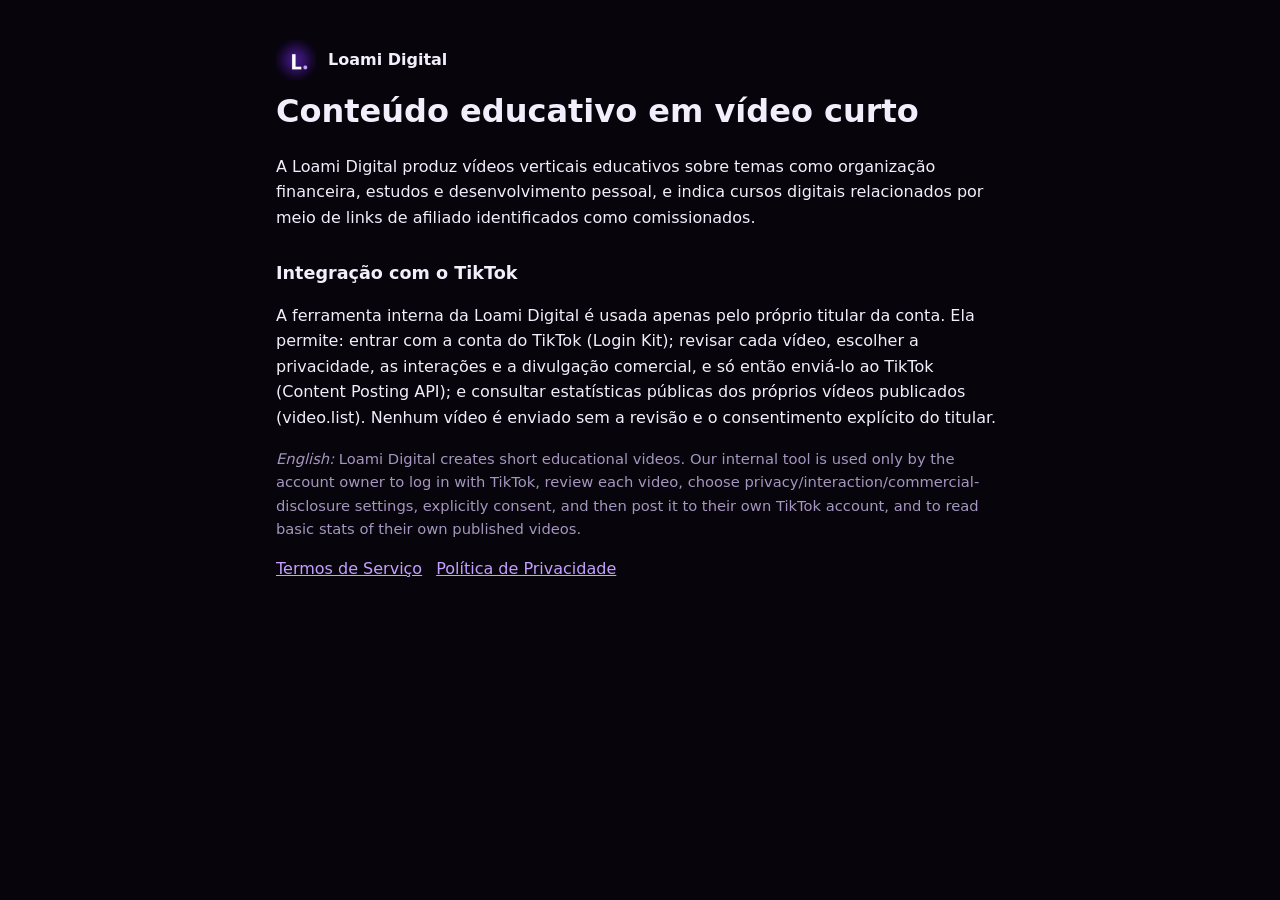
<file: index.html>
<!doctype html><html lang="pt-BR"><head><meta charset="utf-8"><meta name="viewport" content="width=device-width,initial-scale=1">
<title>Loami Digital</title><link rel="stylesheet" href="style.css"><link rel="icon" href="icon.png"></head><body><main>
<div class="brand"><img src="icon.png" alt="">Loami Digital</div>
<h1>Conteúdo educativo em vídeo curto</h1>
<p>A Loami Digital produz vídeos verticais educativos sobre temas como organização financeira, estudos e desenvolvimento pessoal,
e indica cursos digitais relacionados por meio de links de afiliado identificados como comissionados.</p>
<h2>Integração com o TikTok</h2>
<p>A ferramenta interna da Loami Digital é usada apenas pelo próprio titular da conta. Ela permite: entrar com a conta do TikTok
(Login Kit); revisar cada vídeo, escolher a privacidade, as interações e a divulgação comercial, e só então enviá-lo ao TikTok
(Content Posting API); e consultar estatísticas públicas dos próprios vídeos publicados (video.list). Nenhum vídeo é enviado sem
a revisão e o consentimento explícito do titular.</p>
<p class="muted"><em>English:</em> Loami Digital creates short educational videos. Our internal tool is used only by the account owner to log in
with TikTok, review each video, choose privacy/interaction/commercial-disclosure settings, explicitly consent, and then post it to
their own TikTok account, and to read basic stats of their own published videos.</p>
<nav><a href="termos.html">Termos de Serviço</a><a href="privacidade.html">Política de Privacidade</a></nav>
</main></body></html>
</file>
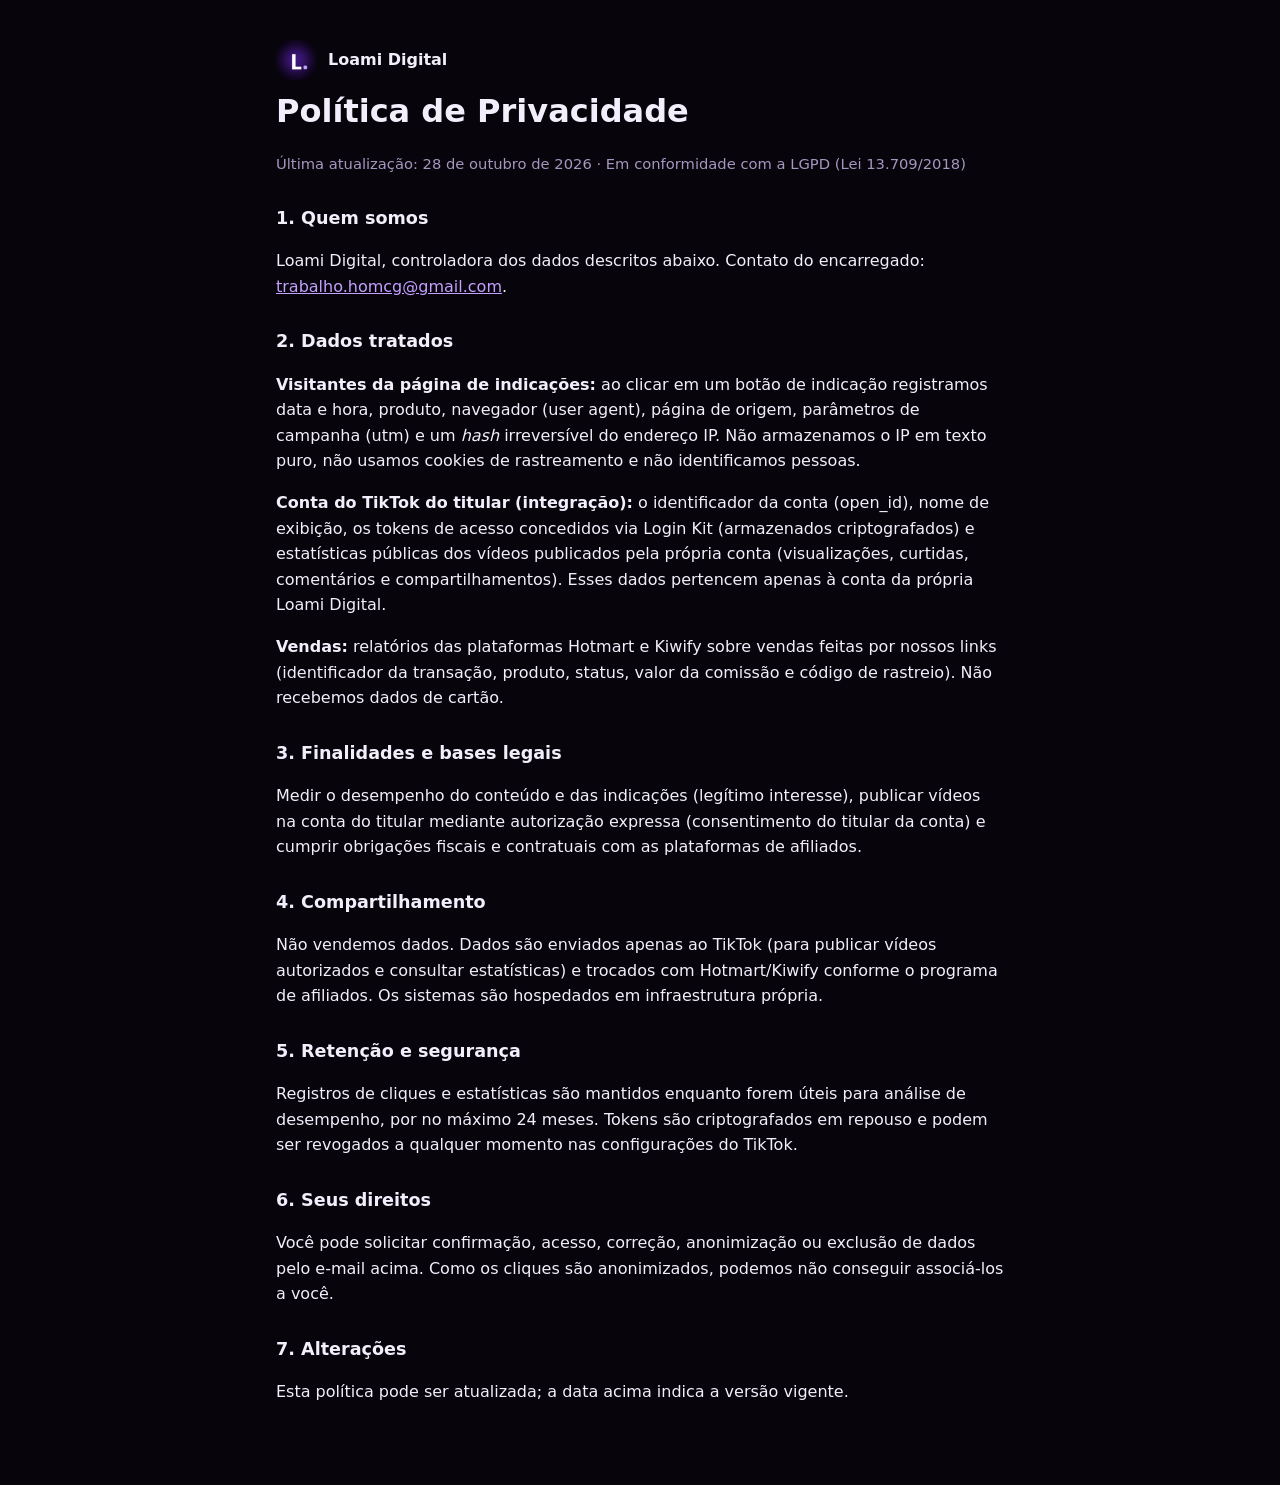
<file: privacidade.html>
<!doctype html><html lang="pt-BR"><head><meta charset="utf-8"><meta name="viewport" content="width=device-width,initial-scale=1">
<title>Política de Privacidade — Loami Digital</title><link rel="stylesheet" href="style.css"><link rel="icon" href="icon.png"></head><body><main>
<div class="brand"><img src="icon.png" alt=""><a href="index.html" style="color:inherit;text-decoration:none">Loami Digital</a></div>
<h1>Política de Privacidade</h1>
<p class="muted">Última atualização: 28 de outubro de 2026 · Em conformidade com a LGPD (Lei 13.709/2018)</p>

<h2>1. Quem somos</h2>
<p>Loami Digital, controladora dos dados descritos abaixo. Contato do encarregado: <a href="mailto:trabalho.homcg@gmail.com">trabalho.homcg@gmail.com</a>.</p>

<h2>2. Dados tratados</h2>
<p><strong>Visitantes da página de indicações:</strong> ao clicar em um botão de indicação registramos data e hora, produto, navegador
(user agent), página de origem, parâmetros de campanha (utm) e um <em>hash</em> irreversível do endereço IP. Não armazenamos o IP em
texto puro, não usamos cookies de rastreamento e não identificamos pessoas.</p>
<p><strong>Conta do TikTok do titular (integração):</strong> o identificador da conta (open_id), nome de exibição, os tokens de acesso
concedidos via Login Kit (armazenados criptografados) e estatísticas públicas dos vídeos publicados pela própria conta (visualizações,
curtidas, comentários e compartilhamentos). Esses dados pertencem apenas à conta da própria Loami Digital.</p>
<p><strong>Vendas:</strong> relatórios das plataformas Hotmart e Kiwify sobre vendas feitas por nossos links (identificador da transação,
produto, status, valor da comissão e código de rastreio). Não recebemos dados de cartão.</p>

<h2>3. Finalidades e bases legais</h2>
<p>Medir o desempenho do conteúdo e das indicações (legítimo interesse), publicar vídeos na conta do titular mediante autorização
expressa (consentimento do titular da conta) e cumprir obrigações fiscais e contratuais com as plataformas de afiliados.</p>

<h2>4. Compartilhamento</h2>
<p>Não vendemos dados. Dados são enviados apenas ao TikTok (para publicar vídeos autorizados e consultar estatísticas) e trocados com
Hotmart/Kiwify conforme o programa de afiliados. Os sistemas são hospedados em infraestrutura própria.</p>

<h2>5. Retenção e segurança</h2>
<p>Registros de cliques e estatísticas são mantidos enquanto forem úteis para análise de desempenho, por no máximo 24 meses. Tokens são
criptografados em repouso e podem ser revogados a qualquer momento nas configurações do TikTok.</p>

<h2>6. Seus direitos</h2>
<p>Você pode solicitar confirmação, acesso, correção, anonimização ou exclusão de dados pelo e-mail acima. Como os cliques são
anonimizados, podemos não conseguir associá-los a você.</p>

<h2>7. Alterações</h2>
<p>Esta política pode ser atualizada; a data acima indica a versão vigente.</p>
</main></body></html>
</file>
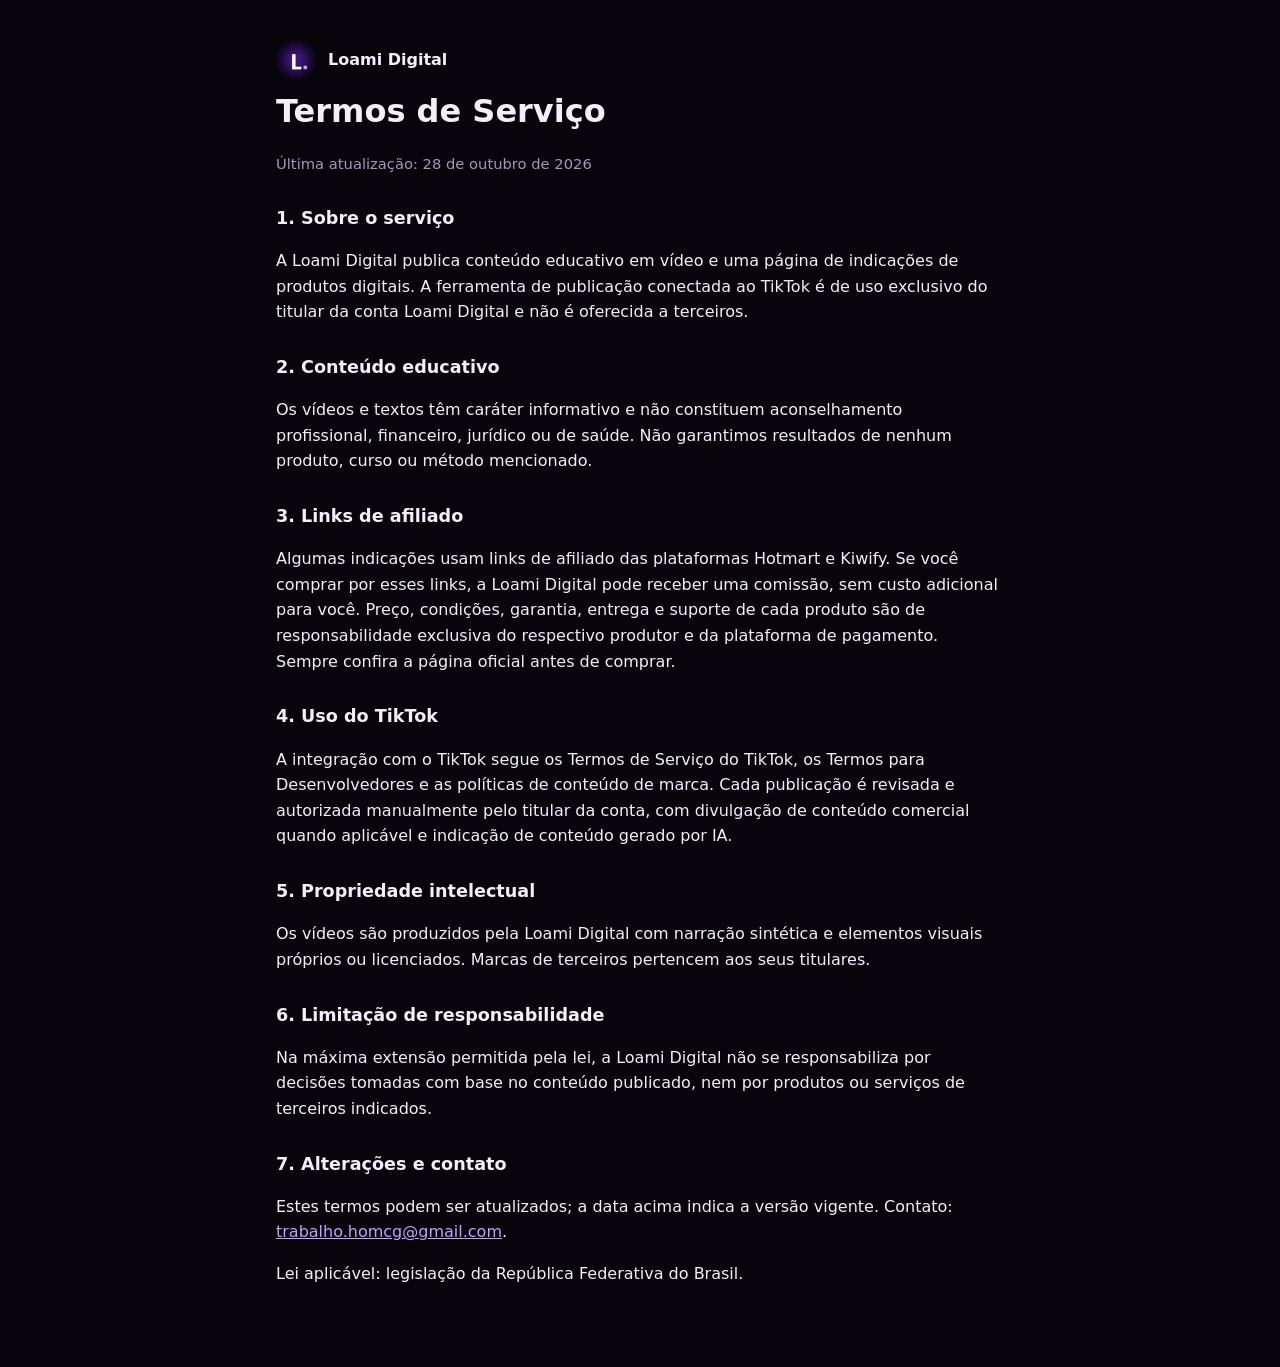
<file: termos.html>
<!doctype html><html lang="pt-BR"><head><meta charset="utf-8"><meta name="viewport" content="width=device-width,initial-scale=1">
<title>Termos de Serviço — Loami Digital</title><link rel="stylesheet" href="style.css"><link rel="icon" href="icon.png"></head><body><main>
<div class="brand"><img src="icon.png" alt=""><a href="index.html" style="color:inherit;text-decoration:none">Loami Digital</a></div>
<h1>Termos de Serviço</h1>
<p class="muted">Última atualização: 28 de outubro de 2026</p>

<h2>1. Sobre o serviço</h2>
<p>A Loami Digital publica conteúdo educativo em vídeo e uma página de indicações de produtos digitais. A ferramenta de
publicação conectada ao TikTok é de uso exclusivo do titular da conta Loami Digital e não é oferecida a terceiros.</p>

<h2>2. Conteúdo educativo</h2>
<p>Os vídeos e textos têm caráter informativo e não constituem aconselhamento profissional, financeiro, jurídico ou de saúde.
Não garantimos resultados de nenhum produto, curso ou método mencionado.</p>

<h2>3. Links de afiliado</h2>
<p>Algumas indicações usam links de afiliado das plataformas Hotmart e Kiwify. Se você comprar por esses links, a Loami Digital
pode receber uma comissão, sem custo adicional para você. Preço, condições, garantia, entrega e suporte de cada produto são de
responsabilidade exclusiva do respectivo produtor e da plataforma de pagamento. Sempre confira a página oficial antes de comprar.</p>

<h2>4. Uso do TikTok</h2>
<p>A integração com o TikTok segue os Termos de Serviço do TikTok, os Termos para Desenvolvedores e as políticas de conteúdo de marca.
Cada publicação é revisada e autorizada manualmente pelo titular da conta, com divulgação de conteúdo comercial quando aplicável
e indicação de conteúdo gerado por IA.</p>

<h2>5. Propriedade intelectual</h2>
<p>Os vídeos são produzidos pela Loami Digital com narração sintética e elementos visuais próprios ou licenciados. Marcas de terceiros
pertencem aos seus titulares.</p>

<h2>6. Limitação de responsabilidade</h2>
<p>Na máxima extensão permitida pela lei, a Loami Digital não se responsabiliza por decisões tomadas com base no conteúdo publicado,
nem por produtos ou serviços de terceiros indicados.</p>

<h2>7. Alterações e contato</h2>
<p>Estes termos podem ser atualizados; a data acima indica a versão vigente. Contato: <a href="mailto:trabalho.homcg@gmail.com">trabalho.homcg@gmail.com</a>.</p>
<p>Lei aplicável: legislação da República Federativa do Brasil.</p>
</main></body></html>
</file>
<file: style.css>
:root{--bg:#07040b;--panel:#120a1c;--line:#2c1a45;--text:#f3eefc;--muted:#a596bf;--accent:#c4a0ff}
*{box-sizing:border-box}body{margin:0;background:var(--bg);color:var(--text);font-family:Inter,"Segoe UI",system-ui,sans-serif;line-height:1.6}
main{max-width:760px;margin:0 auto;padding:40px 16px 64px}a{color:var(--accent)}h1{margin:.2em 0}h2{margin-top:1.6em;font-size:1.1rem}
.brand{display:flex;align-items:center;gap:12px;font-weight:800}.brand img{width:40px;height:40px;border-radius:10px}
.muted{color:var(--muted);font-size:.92rem}nav a{margin-right:14px}
</file>
